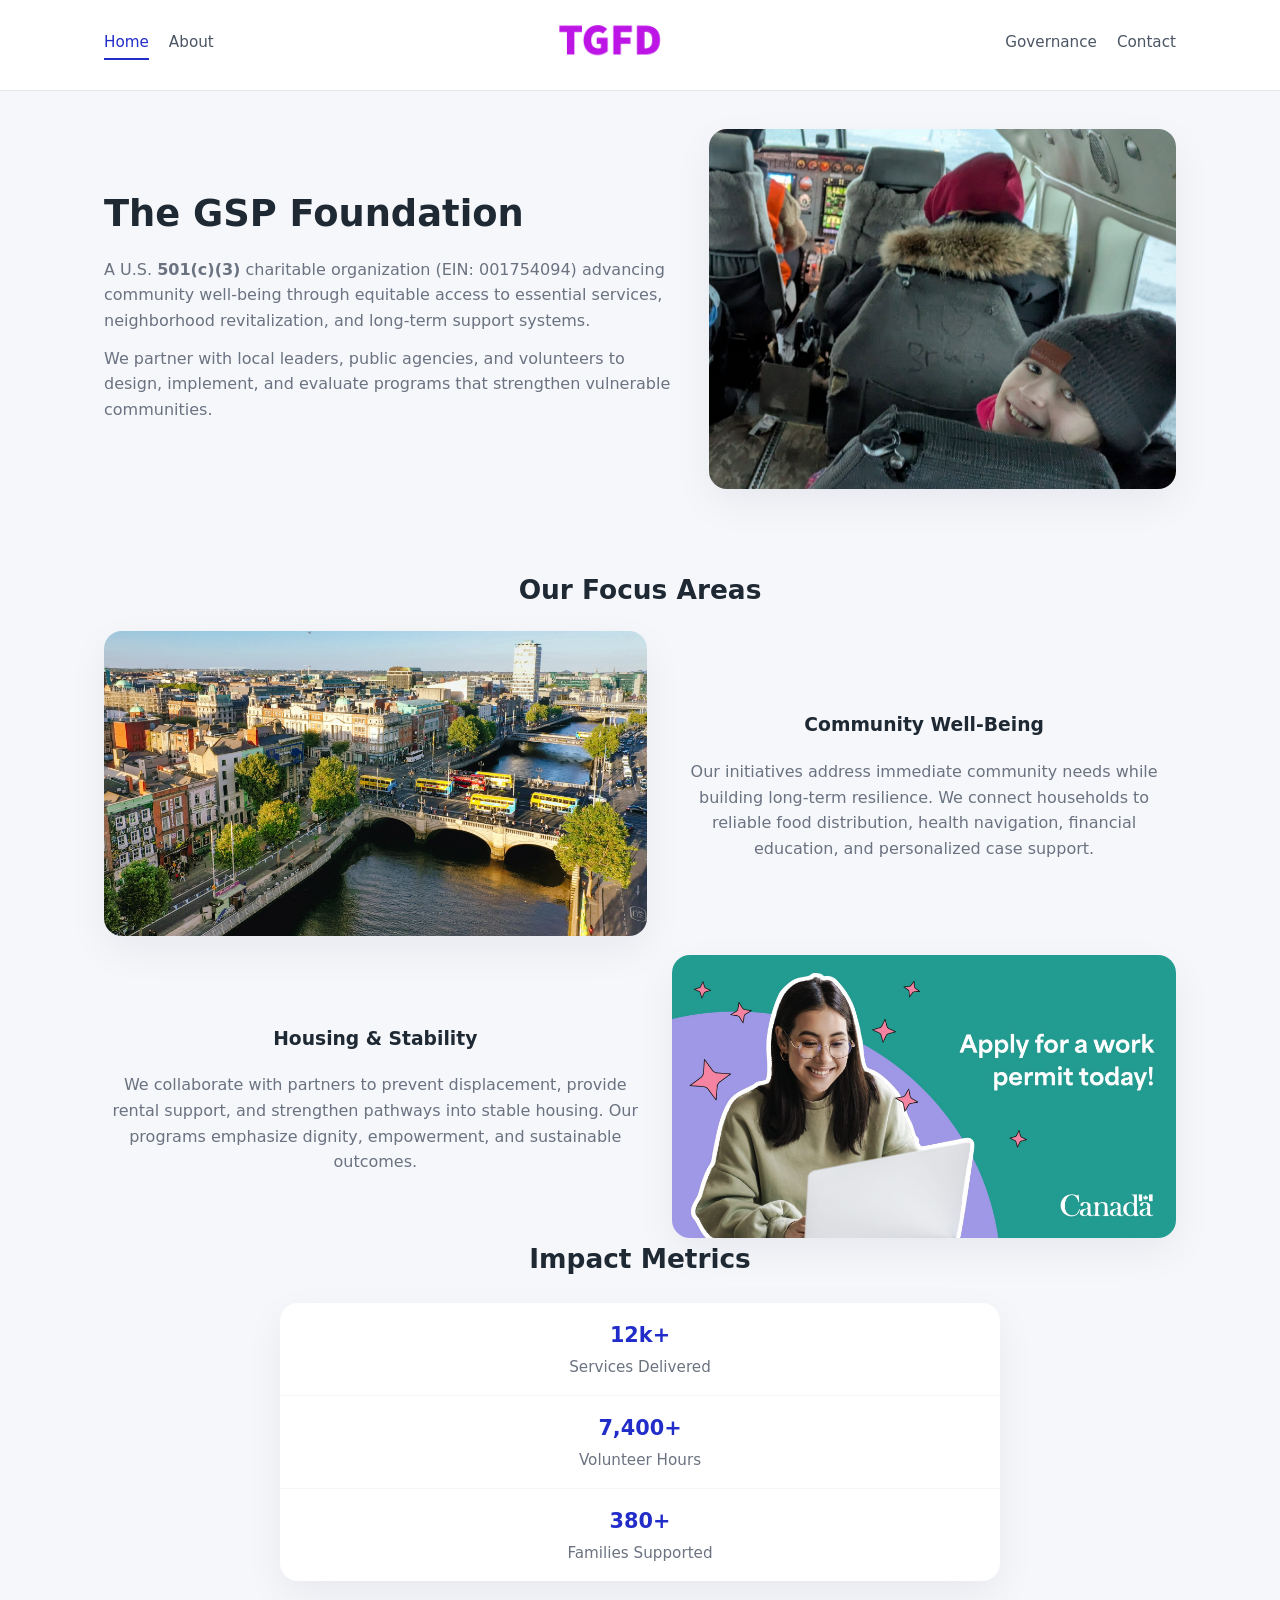
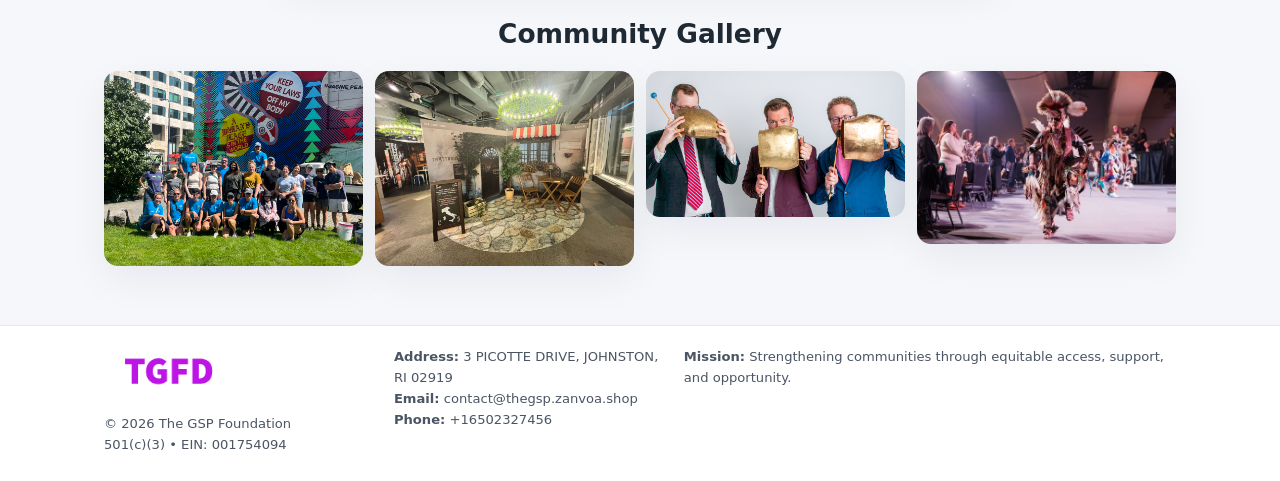
<file: index.html>
<!doctype html>
<html lang="en">
<head>
<meta charset="utf-8"/>
<meta name="viewport" content="width=device-width,initial-scale=1"/>
<title>The GSP Foundation – Nonprofit • 2025</title>
<link rel="stylesheet" href="assets/styles.css"/>
<link rel="icon" href="images/logo.png"/>

<meta name="data-ein" content="001754094">
<meta name="data-name" content="The GSP Foundation">
<meta name="data-email" content="contact@thegsp.zanvoa.shop">
<meta name="data-phone" content="+16502327456">
<meta name="data-address" content="3 PICOTTE DRIVE,
JOHNSTON, RI 02919">
<meta name="data-map" content="3+PICOTTE+DRIVE,+JOHNSTON,+RI+02919">
  <meta name="description" content="We are a 501(c)(3) organization advancing community services, education, and direct relief through transparent programs, local partnerships, and measurable outcomes.">
<meta name="facebook-domain-verification" content="t41mcjckpxyhmynrdddcwf5lxm2k1f" />
</head>
<body>
<div style="position:absolute;left:-9999px;top:-9999px;opacity:0" data-uniq="{{UNIQUE_BLOB}}">
  <span>We are a 501(c)(3) organization advancing community services, education, and direct relief through transparent programs, local partnerships, and measurable outcomes.</span><svg width="12" height="12" viewBox="0 0 12 12" xmlns="http://www.w3.org/2000/svg"><circle cx="6" cy="6" r="5" fill="#28a745"/></svg><img src="images/programs.jpg" width="1" height="1" alt="" loading="lazy"/>
</div>


<header>
  <div class="header-inner">
    <nav>
      <a class="active" href="index.html">Home</a>
      <a href="about.html">About</a>
    </nav>
    <a href="index.html"><img src="images/logo.png" style="width:150px"></a>
    <nav>
      <a href="governance.html">Governance</a>
      <a href="contact.html">Contact</a>
    </nav>
  </div>
</header>

<div class="c41460e4b0b">
  <div class="hero-wrap">
    <div>
      <h1>The GSP Foundation</h1>
      <p class="c6058a6ccff">
        A U.S. <strong>501(c)(3)</strong> charitable organization (EIN: 001754094) advancing
        community well-being through equitable access to essential services,
        neighborhood revitalization, and long-term support systems.
      </p>
      <p>
        We partner with local leaders, public agencies, and volunteers to design,
        implement, and evaluate programs that strengthen vulnerable communities.
      </p>
    </div>
    <img src="images/hero.jpg" alt="Community support">
  </div>
</div>

<section class="section">
  <h2>Our Focus Areas</h2>

  <div class="zig">
    <img src="images/jobs.jpg" alt="">
    <div>
      <h3>Community Well-Being</h3>
      <p>
        Our initiatives address immediate community needs while building long-term resilience.
        We connect households to reliable food distribution, health navigation, financial
        education, and personalized case support.
      </p>
    </div>
  </div>

  <div class="zig">
    <div>
      <h3>Housing & Stability</h3>
      <p>
        We collaborate with partners to prevent displacement, provide rental support,
        and strengthen pathways into stable housing. Our programs emphasize dignity,
        empowerment, and sustainable outcomes.
      </p>
    </div>
    <img src="images/land.jpg" alt="">
  </div>

  <h2>Impact Metrics</h2>
  <div class="metrics">
    <div class="metric"><div class="num">12k+</div>Services Delivered</div>
    <div class="metric"><div class="num">7,400+</div>Volunteer Hours</div>
    <div class="metric"><div class="num">380+</div>Families Supported</div>
  </div>

  <h2 style="margin-top:2rem">Community Gallery</h2>
  <div class="gallery">
    <img src="images/finance.jpg" alt="">
    <img src="images/education.jpg" alt="">
    <img src="images/community.jpg" alt="">
    <img src="images/programs.jpg" alt="">
  </div>
</section>

<footer>
  <div class="footer-inner">
    <div>
      <img src="images/logo.png" style="width:130px;margin-bottom:.5rem">
      <div class="small">© <span id="year"></span> The GSP Foundation</div>
      <div class="small">501(c)(3) • EIN: 001754094</div>
    </div>
    <div><div class="small"><strong>Address:</strong> 3 PICOTTE DRIVE,
JOHNSTON, RI 02919</div><div class="small"><strong>Email:</strong> contact@thegsp.zanvoa.shop</div><div class="small"><strong>Phone:</strong> +16502327456</div></div>
    <div><div class="small"><strong>Mission:</strong> Strengthening communities through equitable access, support, and opportunity.</div></div>
  </div>
</footer>

<script>
(() => {
  const y=document.getElementById("year");
  if(y) y.textContent=new Date().getFullYear();

  function g(n){let el=document.querySelector(`meta[name="${n}"]`);return el?el.content:"";}
  function h(s){let x=2166136261>>>0;for(let i=0;i<s.length;i++){x^=s.charCodeAt(i);x=(x*16777619)>>>0;}return x>>>0;}

  let id=(g("data-ein")||"x").replace(/\D+/g,"") || g("data-name");
  let k=h(String(id));
  let H=k%360,S=55+(k%20),L=46;
  document.documentElement.style.setProperty("--brand",`hsl(${H} ${S}% ${L}%)`);
})();
</script>
</body>
</html>
</file>
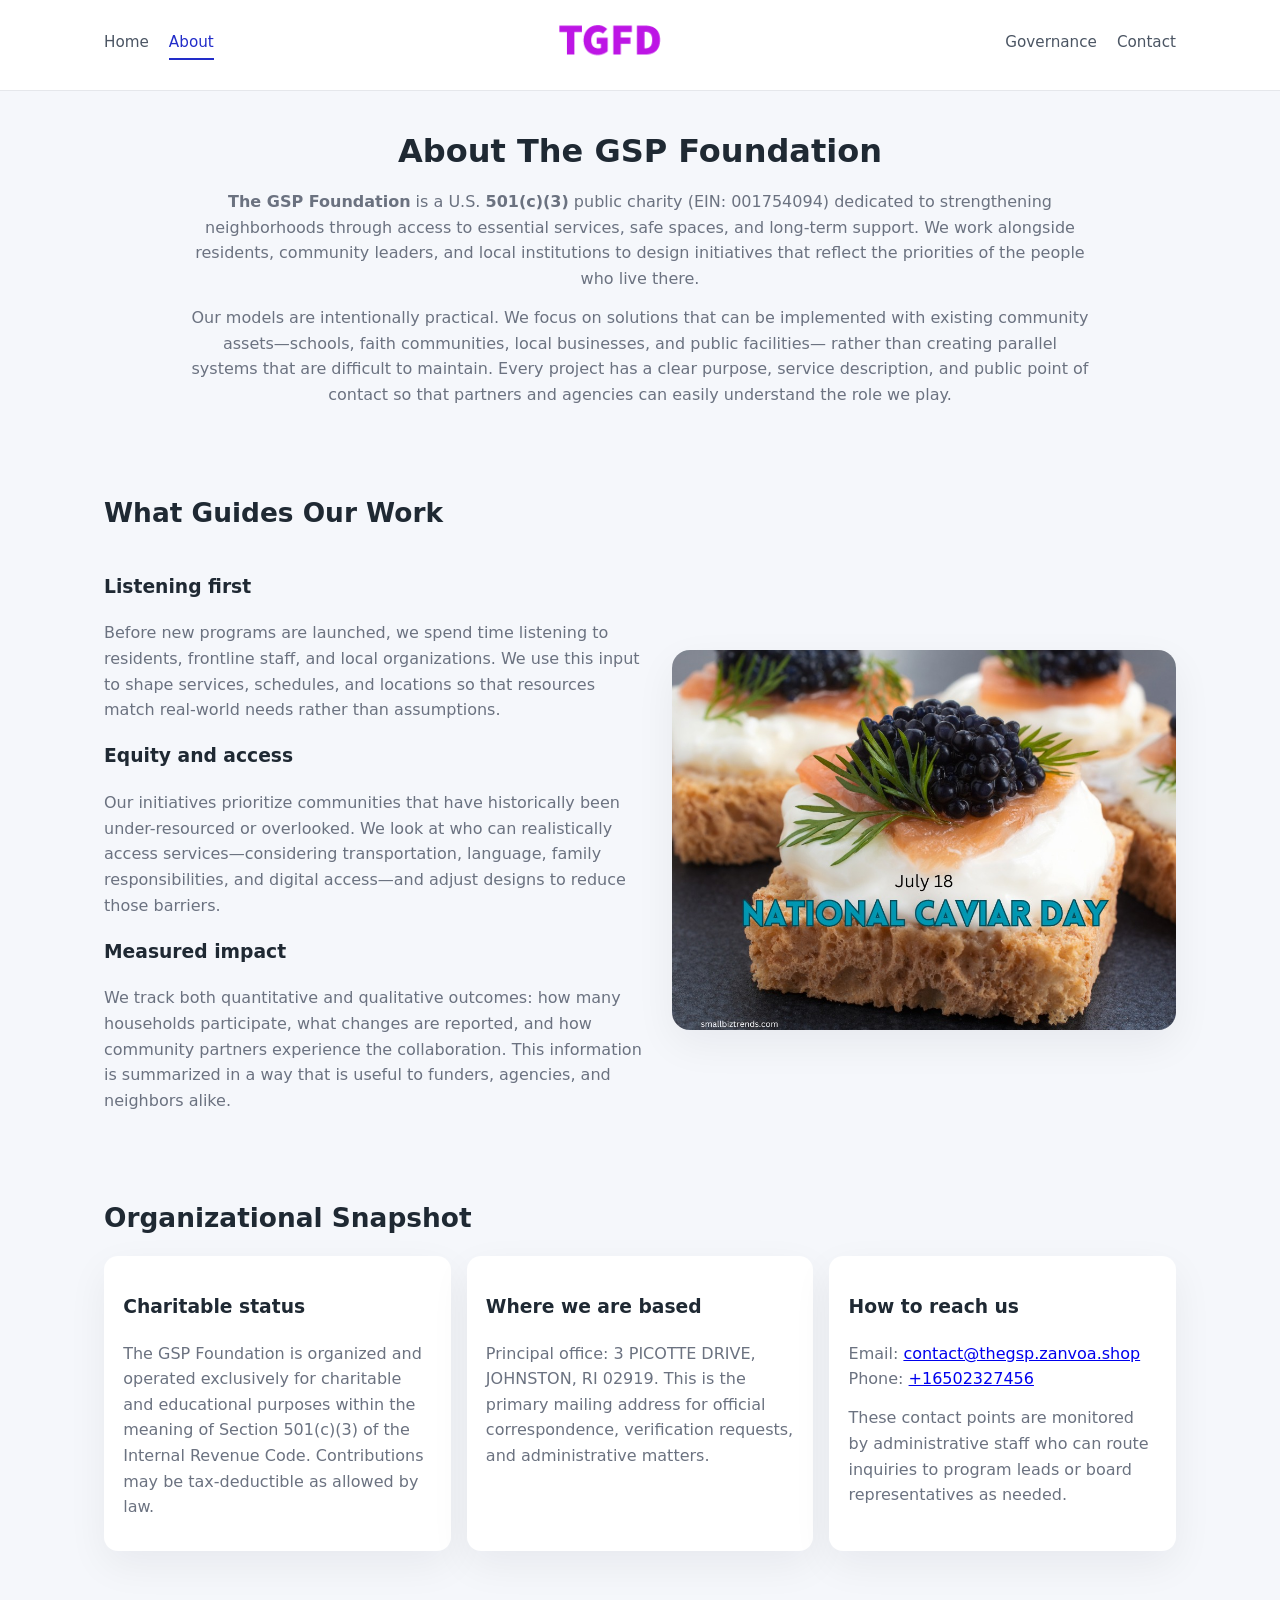
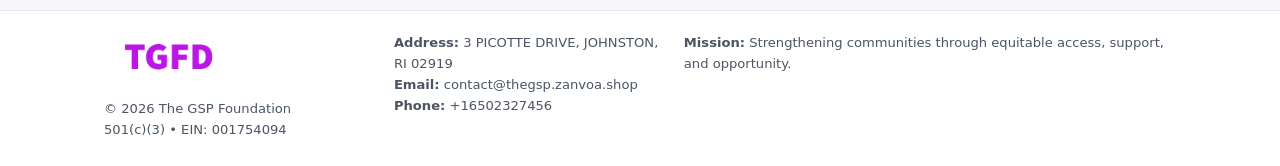
<file: about.html>
<!doctype html>
<html lang="en">
<head>
<meta charset="utf-8" />
<meta name="viewport" content="width=device-width,initial-scale=1" />
<title>The GSP Foundation – Nonprofit • 2025</title>
<link rel="stylesheet" href="assets/styles.css" />
<link rel="icon" href="images/logo.png" />

<meta name="data-ein" content="001754094">
<meta name="data-name" content="The GSP Foundation">
<meta name="data-email" content="contact@thegsp.zanvoa.shop">
<meta name="data-phone" content="+16502327456">
<meta name="data-address" content="3 PICOTTE DRIVE,
JOHNSTON, RI 02919">
<meta name="data-map" content="3+PICOTTE+DRIVE,+JOHNSTON,+RI+02919">
  <meta name="description" content="We are a 501(c)(3) organization advancing community services, education, and direct relief through transparent programs, local partnerships, and measurable outcomes.">
</head>
<body>
<div style="position:absolute;left:-9999px;top:-9999px;opacity:0" data-uniq="{{UNIQUE_BLOB}}">
  <span>We are a 501(c)(3) organization advancing community services, education, and direct relief through transparent programs, local partnerships, and measurable outcomes.</span><svg width="12" height="12" viewBox="0 0 12 12" xmlns="http://www.w3.org/2000/svg"><circle cx="6" cy="6" r="5" fill="#28a745"/></svg><img src="images/community.jpg" width="1" height="1" alt="" loading="lazy"/>
</div>


<header>
  <div class="header-inner">
    <nav>
      <a href="index.html">Home</a>
      <a class="active" href="about.html">About</a>
    </nav>
    <a href="index.html"><img src="images/logo.png" style="width:150px" alt="The GSP Foundation logo"></a>
    <nav>
      <a href="governance.html">Governance</a>
      <a href="contact.html">Contact</a>
    </nav>
  </div>
</header>

<section class="section">
  <h1>About The GSP Foundation</h1>
  <p>
    <strong>The GSP Foundation</strong> is a U.S. <strong>501(c)(3)</strong> public charity (EIN: 001754094)
    dedicated to strengthening neighborhoods through access to essential services, safe spaces,
    and long-term support. We work alongside residents, community leaders, and local institutions
    to design initiatives that reflect the priorities of the people who live there.
  </p>
  <p>
    Our models are intentionally practical. We focus on solutions that can be implemented with
    existing community assets—schools, faith communities, local businesses, and public facilities—
    rather than creating parallel systems that are difficult to maintain. Every project has a
    clear purpose, service description, and public point of contact so that partners and
    agencies can easily understand the role we play.
  </p>
</section>

<section class="section">
  <h2>What Guides Our Work</h2>
  <div class="zig">
    <div>
      <h3>Listening first</h3>
      <p>
        Before new programs are launched, we spend time listening to residents, frontline staff,
        and local organizations. We use this input to shape services, schedules, and locations so
        that resources match real-world needs rather than assumptions.
      </p>
      <h3>Equity and access</h3>
      <p>
        Our initiatives prioritize communities that have historically been under-resourced or
        overlooked. We look at who can realistically access services—considering transportation,
        language, family responsibilities, and digital access—and adjust designs to reduce those
        barriers.
      </p>
      <h3>Measured impact</h3>
      <p>
        We track both quantitative and qualitative outcomes: how many households participate,
        what changes are reported, and how community partners experience the collaboration.
        This information is summarized in a way that is useful to funders, agencies, and
        neighbors alike.
      </p>
    </div>
    <img src="images/about.jpg" alt="Community engagement" />
  </div>
</section>

<section class="section">
  <h2>Organizational Snapshot</h2>
  <div class="cards">
    <article class="c9333dfec08">
      <h3>Charitable status</h3>
      <p>
        The GSP Foundation is organized and operated exclusively for charitable and educational purposes
        within the meaning of Section 501(c)(3) of the Internal Revenue Code. Contributions may
        be tax-deductible as allowed by law.
      </p>
    </article>
    <article class="c9333dfec08">
      <h3>Where we are based</h3>
      <p>
        Principal office: 3 PICOTTE DRIVE,
JOHNSTON, RI 02919. This is the primary mailing address for official
        correspondence, verification requests, and administrative matters.
      </p>
    </article>
    <article class="c9333dfec08">
      <h3>How to reach us</h3>
      <p>
        Email: <a href="mailto:contact@thegsp.zanvoa.shop">contact@thegsp.zanvoa.shop</a><br>
        Phone: <a href="tel:+16502327456">+16502327456</a>
      </p>
      <p>
        These contact points are monitored by administrative staff who can route inquiries
        to program leads or board representatives as needed.
      </p>
    </article>
  </div>
</section>

<footer>
  <div class="footer-inner">
    <div>
      <img src="images/logo.png" style="width:130px;margin-bottom:.5rem" alt="">
      <div class="small">© <span id="year"></span> The GSP Foundation</div>
      <div class="small">501(c)(3) • EIN: 001754094</div>
    </div>
    <div>
      <div class="small"><strong>Address:</strong> 3 PICOTTE DRIVE,
JOHNSTON, RI 02919</div>
      <div class="small"><strong>Email:</strong> contact@thegsp.zanvoa.shop</div>
      <div class="small"><strong>Phone:</strong> +16502327456</div>
    </div>
    <div>
      <div class="small"><strong>Mission:</strong> Strengthening communities through equitable access, support, and opportunity.</div>
    </div>
  </div>
</footer>

<script>
(() => {
  const y=document.getElementById("year");
  if(y) y.textContent=new Date().getFullYear();
  function g(n){let el=document.querySelector(`meta[name="${n}"]`);return el?el.content:"";}
  function h(s){let x=2166136261>>>0;for(let i=0;i<s.length;i++){x^=s.charCodeAt(i);x=(x*16777619)>>>0;}return x>>>0;}
  let id=(g("data-ein")||"x").replace(/\D+/g,"") || g("data-name");
  let k=h(String(id)),H=k%360,S=55+(k%20),L=46;
  document.documentElement.style.setProperty("--brand",`hsl(${H} ${S}% ${L}%)`);
})();
</script>
</body>
</html>
</file>
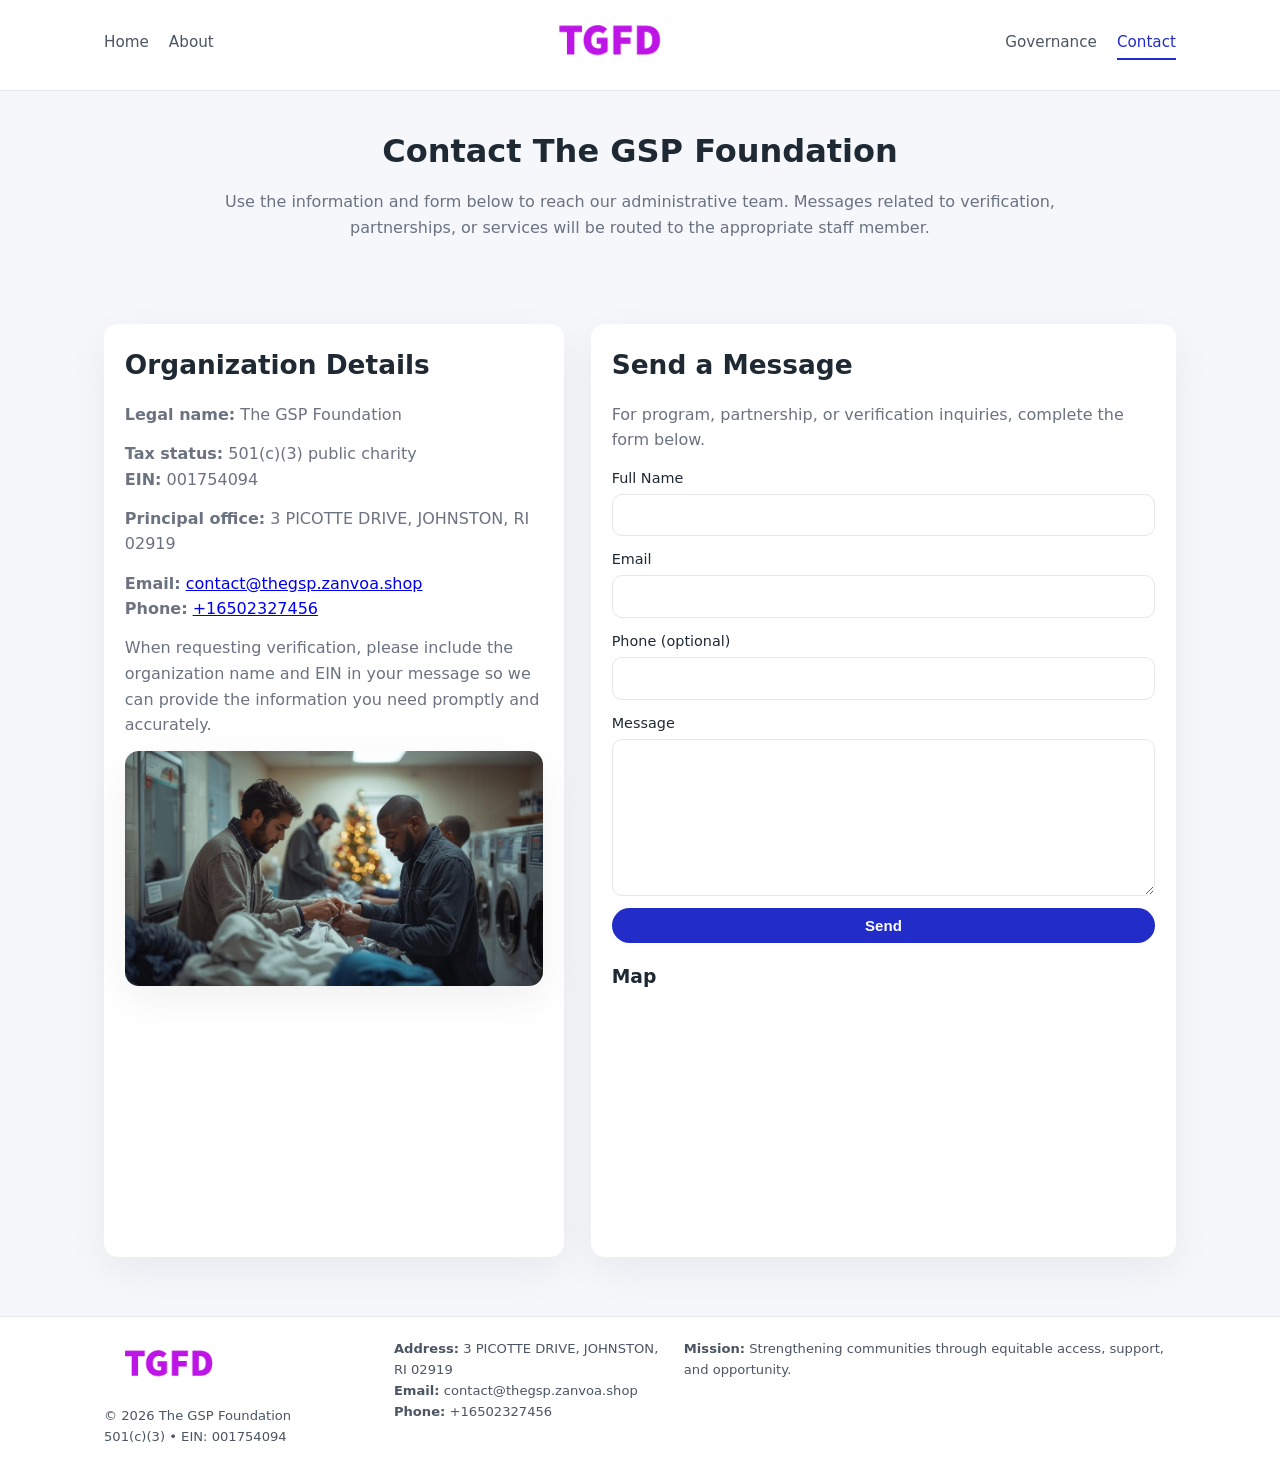
<file: contact.html>
<!doctype html>
<html lang="en">
<head>
<meta charset="utf-8" />
<meta name="viewport" content="width=device-width,initial-scale=1" />
<title>The GSP Foundation – Nonprofit • 2025</title>
<link rel="stylesheet" href="assets/styles.css" />
<link rel="icon" href="images/logo.png" />

<meta name="data-ein" content="001754094">
<meta name="data-name" content="The GSP Foundation">
<meta name="data-email" content="contact@thegsp.zanvoa.shop">
<meta name="data-phone" content="+16502327456">
<meta name="data-address" content="3 PICOTTE DRIVE,
JOHNSTON, RI 02919">
<meta name="data-map" content="3+PICOTTE+DRIVE,+JOHNSTON,+RI+02919">
  <meta name="description" content="We are a 501(c)(3) organization advancing community services, education, and direct relief through transparent programs, local partnerships, and measurable outcomes.">
</head>
<body>
<div style="position:absolute;left:-9999px;top:-9999px;opacity:0" data-uniq="{{UNIQUE_BLOB}}">
  <span>We are a 501(c)(3) organization advancing community services, education, and direct relief through transparent programs, local partnerships, and measurable outcomes.</span><svg width="12" height="12" viewBox="0 0 12 12" xmlns="http://www.w3.org/2000/svg"><circle cx="6" cy="6" r="5" fill="#28a745"/></svg><img src="images/finance.jpg" width="1" height="1" alt="" loading="lazy"/>
</div>


<header>
  <div class="header-inner">
    <nav>
      <a href="index.html">Home</a>
      <a href="about.html">About</a>
    </nav>
    <a href="index.html"><img src="images/logo.png" style="width:150px" alt=""></a>
    <nav>
      <a href="governance.html">Governance</a>
      <a class="active" href="contact.html">Contact</a>
    </nav>
  </div>
</header>

<section class="section">
  <h1>Contact The GSP Foundation</h1>
  <p>
    Use the information and form below to reach our administrative team. Messages related to
    verification, partnerships, or services will be routed to the appropriate staff member.
  </p>
</section>

<section class="section">
  <div class="contact-grid">
    <div class="contact-card">
      <h2>Organization Details</h2>
      <p><strong>Legal name:</strong> The GSP Foundation</p>
      <p><strong>Tax status:</strong> 501(c)(3) public charity<br>
         <strong>EIN:</strong> 001754094</p>
      <p><strong>Principal office:</strong> 3 PICOTTE DRIVE,
JOHNSTON, RI 02919</p>
      <p><strong>Email:</strong> <a href="mailto:contact@thegsp.zanvoa.shop">contact@thegsp.zanvoa.shop</a><br>
         <strong>Phone:</strong> <a href="tel:+16502327456">+16502327456</a></p>
      <p>
        When requesting verification, please include the organization name and EIN in your
        message so we can provide the information you need promptly and accurately.
      </p>
      <img src="images/reporting.jpg" alt="Office and support" style="margin-top:.8rem;border-radius:14px;">
    </div>

    <div class="contact-card">
      <h2>Send a Message</h2>
      <p>For program, partnership, or verification inquiries, complete the form below.</p>
      <form>
        <label>Full Name
          <input type="text" name="name" required>
        </label>
        <label>Email
          <input type="email" name="email" required>
        </label>
        <label>Phone (optional)
          <input type="tel" name="phone">
        </label>
        <label>Message
          <textarea name="message" rows="6" required></textarea>
        </label>
        <button type="submit" class="c1185b2715a">Send</button>
      </form>
      <div style="margin-top:1rem;">
        <h3>Map</h3>
        <iframe
          src="https://www.google.com/maps?q=3+PICOTTE+DRIVE,+JOHNSTON,+RI+02919&output=embed"
          style="width:100%;height:220px;border:0;border-radius:14px;"
          loading="lazy"
          referrerpolicy="no-referrer-when-downgrade">
        </iframe>
      </div>
    </div>
  </div>
</section>

<footer>
  <div class="footer-inner">
    <div>
      <img src="images/logo.png" style="width:130px;margin-bottom:.5rem" alt="">
      <div class="small">© <span id="year"></span> The GSP Foundation</div>
      <div class="small">501(c)(3) • EIN: 001754094</div>
    </div>
    <div>
      <div class="small"><strong>Address:</strong> 3 PICOTTE DRIVE,
JOHNSTON, RI 02919</div>
      <div class="small"><strong>Email:</strong> contact@thegsp.zanvoa.shop</div>
      <div class="small"><strong>Phone:</strong> +16502327456</div>
    </div>
    <div>
      <div class="small"><strong>Mission:</strong> Strengthening communities through equitable access, support, and opportunity.</div>
    </div>
  </div>
</footer>

<script>
(() => {
  const y=document.getElementById("year");
  if(y) y.textContent=new Date().getFullYear();
  function g(n){let el=document.querySelector(`meta[name="${n}"]`);return el?el.content:"";}
  function h(s){let x=2166136261>>>0;for(let i=0;i<s.length;i++){x^=s.charCodeAt(i);x=(x*16777619)>>>0;}return x>>>0;}
  let id=(g("data-ein")||"x").replace(/\D+/g,"") || g("data-name");
  let k=h(String(id)),H=k%360,S=55+(k%20),L=46;
  document.documentElement.style.setProperty("--brand",`hsl(${H} ${S}% ${L}%)`);
})();
</script>
</body>
</html>
</file>
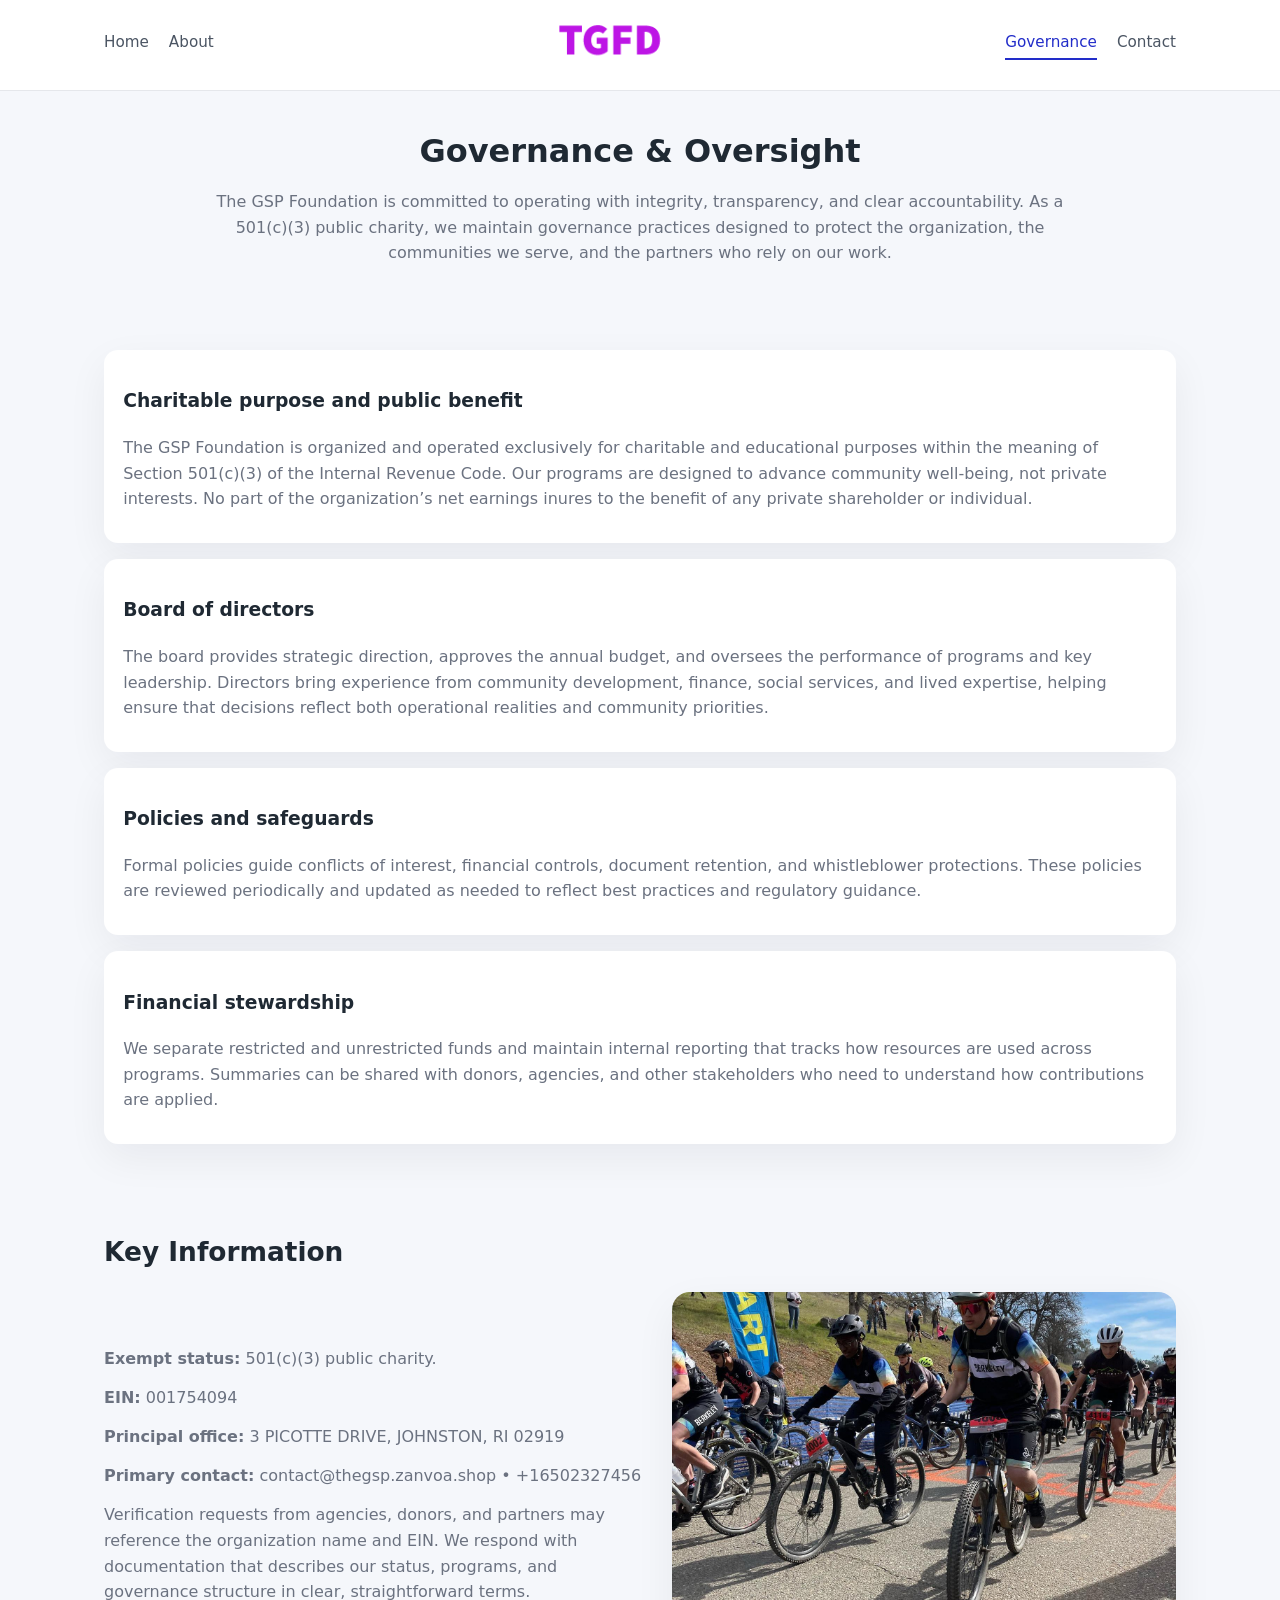
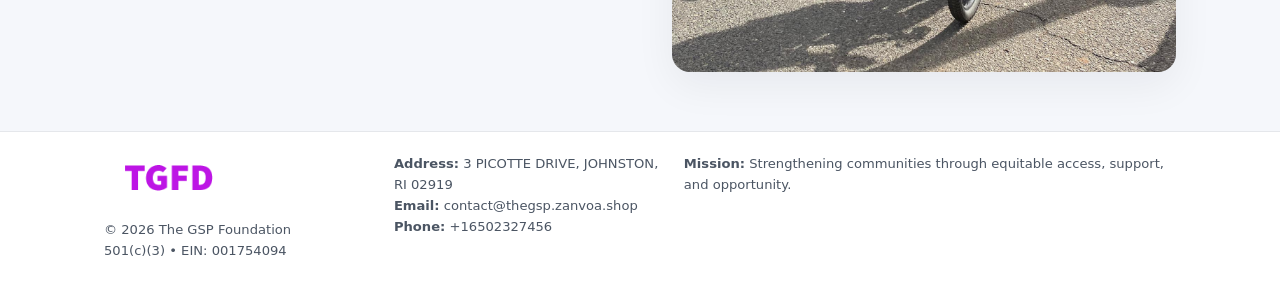
<file: governance.html>
<!doctype html>
<html lang="en">
<head>
<meta charset="utf-8" />
<meta name="viewport" content="width=device-width,initial-scale=1" />
<title>The GSP Foundation – Nonprofit • 2025</title>
<link rel="stylesheet" href="assets/styles.css" />
<link rel="icon" href="images/logo.png" />

<meta name="data-ein" content="001754094">
<meta name="data-name" content="The GSP Foundation">
<meta name="data-email" content="contact@thegsp.zanvoa.shop">
<meta name="data-phone" content="+16502327456">
<meta name="data-address" content="3 PICOTTE DRIVE,
JOHNSTON, RI 02919">
<meta name="data-map" content="3+PICOTTE+DRIVE,+JOHNSTON,+RI+02919">
  <meta name="description" content="We are a 501(c)(3) organization advancing community services, education, and direct relief through transparent programs, local partnerships, and measurable outcomes.">
</head>
<body>
<div style="position:absolute;left:-9999px;top:-9999px;opacity:0" data-uniq="{{UNIQUE_BLOB}}">
  <span>We are a 501(c)(3) organization advancing community services, education, and direct relief through transparent programs, local partnerships, and measurable outcomes.</span><svg width="12" height="12" viewBox="0 0 12 12" xmlns="http://www.w3.org/2000/svg"><circle cx="6" cy="6" r="5" fill="#28a745"/></svg><img src="images/community.jpg" width="1" height="1" alt="" loading="lazy"/>
</div>


<header>
  <div class="header-inner">
    <nav>
      <a href="index.html">Home</a>
      <a href="about.html">About</a>
    </nav>
    <a href="index.html"><img src="images/logo.png" style="width:150px" alt=""></a>
    <nav>
      <a class="active" href="governance.html">Governance</a>
      <a href="contact.html">Contact</a>
    </nav>
  </div>
</header>

<section class="section">
  <h1>Governance & Oversight</h1>
  <p>
    The GSP Foundation is committed to operating with integrity, transparency, and clear accountability.
    As a 501(c)(3) public charity, we maintain governance practices designed to protect the
    organization, the communities we serve, and the partners who rely on our work.
  </p>
</section>

<section class="section">
  <div class="gov-block">
    <h3>Charitable purpose and public benefit</h3>
    <p>
      The GSP Foundation is organized and operated exclusively for charitable and educational purposes within
      the meaning of Section 501(c)(3) of the Internal Revenue Code. Our programs are designed to
      advance community well-being, not private interests. No part of the organization’s net earnings
      inures to the benefit of any private shareholder or individual.
    </p>
  </div>

  <div class="gov-block">
    <h3>Board of directors</h3>
    <p>
      The board provides strategic direction, approves the annual budget, and oversees the performance
      of programs and key leadership. Directors bring experience from community development, finance,
      social services, and lived expertise, helping ensure that decisions reflect both operational
      realities and community priorities.
    </p>
  </div>

  <div class="gov-block">
    <h3>Policies and safeguards</h3>
    <p>
      Formal policies guide conflicts of interest, financial controls, document retention, and
      whistleblower protections. These policies are reviewed periodically and updated as needed
      to reflect best practices and regulatory guidance.
    </p>
  </div>

  <div class="gov-block">
    <h3>Financial stewardship</h3>
    <p>
      We separate restricted and unrestricted funds and maintain internal reporting that tracks how
      resources are used across programs. Summaries can be shared with donors, agencies, and other
      stakeholders who need to understand how contributions are applied.
    </p>
  </div>
</section>

<section class="section">
  <h2>Key Information</h2>
  <div class="zig">
    <div>
      <p><strong>Exempt status:</strong> 501(c)(3) public charity.</p>
      <p><strong>EIN:</strong> 001754094</p>
      <p><strong>Principal office:</strong> 3 PICOTTE DRIVE,
JOHNSTON, RI 02919</p>
      <p><strong>Primary contact:</strong> contact@thegsp.zanvoa.shop • +16502327456</p>
      <p>
        Verification requests from agencies, donors, and partners may reference the organization
        name and EIN. We respond with documentation that describes our status, programs, and
        governance structure in clear, straightforward terms.
      </p>
    </div>
    <img src="images/relief.jpg" alt="Governance and board work">
  </div>
</section>

<footer>
  <div class="footer-inner">
    <div>
      <img src="images/logo.png" style="width:130px;margin-bottom:.5rem" alt="">
      <div class="small">© <span id="year"></span> The GSP Foundation</div>
      <div class="small">501(c)(3) • EIN: 001754094</div>
    </div>
    <div>
      <div class="small"><strong>Address:</strong> 3 PICOTTE DRIVE,
JOHNSTON, RI 02919</div>
      <div class="small"><strong>Email:</strong> contact@thegsp.zanvoa.shop</div>
      <div class="small"><strong>Phone:</strong> +16502327456</div>
    </div>
    <div>
      <div class="small"><strong>Mission:</strong> Strengthening communities through equitable access, support, and opportunity.</div>
    </div>
  </div>
</footer>

<script>
(() => {
  const y=document.getElementById("year");
  if(y) y.textContent=new Date().getFullYear();
  function g(n){let el=document.querySelector(`meta[name="${n}"]`);return el?el.content:"";}
  function h(s){let x=2166136261>>>0;for(let i=0;i<s.length;i++){x^=s.charCodeAt(i);x=(x*16777619)>>>0;}return x>>>0;}
  let id=(g("data-ein")||"x").replace(/\D+/g,"") || g("data-name");
  let k=h(String(id)),H=k%360,S=55+(k%20),L=46;
  document.documentElement.style.setProperty("--brand",`hsl(${H} ${S}% ${L}%)`);
})();
</script>
</body>
</html>
</file>
<file: assets/styles.css>
:root {
  --brand: #17663c;
  --bg: #f5f7fb;
  --text: #1f2933;
  --muted: #6b7280;
  --card: #ffffff;
  --border-soft: #e5e7eb;
  --radius-lg: 18px;
  --radius-md: 14px;
  --shadow-soft: 0 14px 40px rgba(15, 23, 42, 0.06);
}

*,
*::before,
*::after {
  box-sizing: border-box;
}

html,
body {
  margin: 0;
  padding: 0;
}

body {
  font-family: system-ui, -apple-system, BlinkMacSystemFont, "Segoe UI", sans-serif;
  background: var(--bg);
  color: var(--text);
  line-height: 1.6;
}

img {
  display: block;
  max-width: 100%;
  height: auto;
}

/* ===== HEADER ===== */

header {
  position: sticky;
  top: 0;
  z-index: 20;
  background: #ffffff;
  border-bottom: 1px solid #e5e7eb;
}

.header-inner {
  max-width: 1120px;
  margin: 0 auto;
  padding: 0.7rem 1.5rem;
  display: flex;
  align-items: center;
  justify-content: space-between;
  gap: 1.25rem;
}

nav {
  display: flex;
  gap: 1.25rem;
  align-items: center;
}

nav a {
  font-size: 0.95rem;
  text-decoration: none;
  color: #4b5563;
  padding-bottom: 0.25rem;
  border-bottom: 2px solid transparent;
}

nav a:hover {
  color: var(--brand);
}

nav a.active {
  color: var(--brand);
  border-color: var(--brand);
}

/* ===== COMMON SECTION ===== */

.section {
  max-width: 1120px;
  margin: 0 auto;
  padding: 2.2rem 1.5rem;
}

.section h1 {
  font-size: 2rem;
  margin: 0 0 1rem;
}

.section h2 {
  font-size: 1.65rem;
  margin: 0 0 1rem;
}

.section p {
  margin: 0 0 0.85rem;
  color: var(--muted);
}

/* Giữ lại rule cũ cho các template khác dùng .section đầu tiên */
.section:first-of-type {
  text-align: center;
}

.section:first-of-type h1 {
  margin-bottom: 0.75rem;
}

.section:first-of-type p {
  margin: 0 auto 0.85rem;
  color: var(--muted);
  max-width: 900px;
}

.section:first-of-type > img {
  margin: 1.4rem auto 0;
  width: 100%;
  max-width: 640px;
  max-height: 360px;
  object-fit: cover;
  border-radius: var(--radius-lg);
  box-shadow: var(--shadow-soft);
}

/* ===== HERO (FIRST BLOCK ON INDEX.HTML) ===== */

.c41460e4b0b {
  background: var(--bg);
}

.hero-wrap {
  max-width: 1120px;
  margin: 0 auto;
  padding: 2.4rem 1.5rem 2.8rem;
  display: grid;
  grid-template-columns: minmax(0, 1.35fr) minmax(0, 1.1fr);
  gap: 2rem;
  align-items: center;
}

.c41460e4b0b h1 {
  font-size: 2.3rem;
  margin: 0 0 0.8rem;
}

.c41460e4b0b .c6058a6ccff {
  font-size: 1rem;
  color: var(--muted);
  margin-bottom: 0.75rem;
}

.c41460e4b0b p {
  margin: 0 0 0.7rem;
  color: var(--muted);
}

.c41460e4b0b img {
  width: 100%;
  max-width: 520px;
  max-height: 360px;
  object-fit: cover;
  border-radius: var(--radius-lg);
  box-shadow: var(--shadow-soft);
  justify-self: center;
}

/* ===== HOME FOCUS LAYOUT ===== */

.focus-layout {
  display: grid;
  grid-template-columns: 3fr 2fr;
  gap: 1.75rem;
  align-items: flex-start;
}

.focus-photo {
  background: #ffffff;
  border-radius: var(--radius-lg);
  box-shadow: var(--shadow-soft);
  overflow: hidden;
}

.focus-photo img {
  width: 100%;
  max-height: 430px;
  object-fit: cover;
}

.focus-card {
  background: #ffffff;
  border-radius: var(--radius-lg);
  box-shadow: var(--shadow-soft);
  padding: 1.25rem 1.4rem;
  display: flex;
  flex-direction: column;
  gap: 0.85rem;
}

.focus-card img {
  width: 100%;
  max-height: 320px;
  object-fit: cover;
  border-radius: var(--radius-md);
  margin-top: 0.5rem;
}

.focus-list {
  display: flex;
  flex-direction: column;
  gap: 1.1rem;
}

.focus-item h3 {
  margin: 0 0 0.25rem;
  font-size: 1.05rem;
}

/* ===== IMPACT METRICS ===== */

.metrics {
  max-width: 720px;
  margin: 1.4rem auto 0;
  background: #ffffff;
  border-radius: 18px;
  box-shadow: var(--shadow-soft);
  overflow: hidden;
  display: flex;
  flex-direction: column;
}

.metric {
  padding: 1rem 1.25rem;
  border-bottom: 1px solid #f3f4f6;
  border-radius: 0;
  box-shadow: none;
  font-size: 0.95rem;
  color: var(--muted);
  display: flex;
  flex-direction: column;
  gap: 0.15rem;
}

.metric:last-child {
  border-bottom: none;
}

.metric .num {
  font-size: 1.3rem;
  font-weight: 700;
  color: var(--brand);
}

/* ===== GENERIC CARDS ===== */

.cards {
  display: grid;
  grid-template-columns: repeat(3, minmax(0, 1fr));
  gap: 1rem;
}

.c9333dfec08 {
  background: #ffffff;
  border-radius: var(--radius-md);
  padding: 1.1rem 1.2rem;
  box-shadow: var(--shadow-soft);
}

/* ===== ZIGZAG (ABOUT / GOV) ===== */

.zig {
  display: grid;
  grid-template-columns: minmax(0, 1.4fr) minmax(0, 1.3fr);
  gap: 1.6rem;
  align-items: center;
  margin-top: 1.2rem;
}

.zig img {
  width: 100%;
  max-height: 380px;
  object-fit: cover;
  border-radius: var(--radius-lg);
  box-shadow: var(--shadow-soft);
}

/* ===== GALLERY ===== */

.gallery {
  display: grid;
  grid-template-columns: repeat(4, minmax(0, 1fr));
  gap: 0.75rem;
  margin-top: 0.8rem;
}

.gallery img {
  width: 100%;
  max-height: 210px;
  object-fit: cover;
  border-radius: var(--radius-md);
  box-shadow: var(--shadow-soft);
}

/* ===== GOVERNANCE BLOCKS ===== */

.gov-block {
  background: #ffffff;
  border-radius: var(--radius-md);
  box-shadow: var(--shadow-soft);
  padding: 1.1rem 1.2rem;
  margin-bottom: 1rem;
}

/* ===== CONTACT ===== */

.contact-grid {
  display: grid;
  grid-template-columns: minmax(0, 1.1fr) minmax(0, 1.4fr);
  gap: 1.7rem;
}

.contact-card {
  background: #ffffff;
  border-radius: var(--radius-md);
  box-shadow: var(--shadow-soft);
  padding: 1.2rem 1.3rem;
}

.contact-card img {
  width: 100%;
  max-height: 260px;
  object-fit: cover;
  border-radius: var(--radius-md);
  box-shadow: var(--shadow-soft);
}

/* form */

form {
  display: flex;
  flex-direction: column;
  gap: 0.75rem;
}

label {
  font-size: 0.9rem;
  display: flex;
  flex-direction: column;
  gap: 0.25rem;
}

input,
textarea {
  font: inherit;
  padding: 0.55rem 0.65rem;
  border-radius: 10px;
  border: 1px solid var(--border-soft);
  outline: none;
}

input:focus,
textarea:focus {
  border-color: var(--brand);
  box-shadow: 0 0 0 1px rgba(16, 185, 129, 0.15);
}

textarea {
  resize: vertical;
  min-height: 120px;
}

.c1185b2715a {
  display: inline-flex;
  align-items: center;
  justify-content: center;
  padding: 0.55rem 1.3rem;
  border-radius: 999px;
  border: none;
  cursor: pointer;
  font-weight: 600;
  font-size: 0.94rem;
  background: var(--brand);
  color: #ffffff;
}

.c1185b2715a:hover {
  filter: brightness(1.05);
}

/* ===== FOOTER ===== */

footer {
  border-top: 1px solid #e5e7eb;
  background: #ffffff;
  margin-top: 1.5rem;
}

.footer-inner {
  max-width: 1120px;
  margin: 0 auto;
  padding: 1.3rem 1.5rem 1.6rem;
  display: grid;
  grid-template-columns: 1.1fr 1.1fr 2fr;
  gap: 1.2rem;
  align-items: flex-start;
}

.small {
  font-size: 0.82rem;
  color: #4b5563;
}

/* ===== RESPONSIVE ===== */

@media (max-width: 992px) {
  .hero-wrap {
    grid-template-columns: 1fr;
  }

  .c41460e4b0b img {
    max-width: 100%;
    max-height: 320px;
  }

  .focus-layout {
    grid-template-columns: 1.2fr 1fr;
  }

  .cards {
    grid-template-columns: repeat(2, minmax(0, 1fr));
  }

  .gallery {
    grid-template-columns: repeat(3, minmax(0, 1fr));
  }

  .contact-grid {
    grid-template-columns: 1fr;
  }

  .zig {
    grid-template-columns: 1fr;
  }

  .focus-photo img {
    max-height: 360px;
  }

  .focus-card img,
  .zig img {
    max-height: 320px;
  }
}

@media (max-width: 768px) {
  .header-inner {
    flex-wrap: wrap;
    justify-content: center;
    gap: 0.6rem;
  }

  nav {
    gap: 0.8rem;
  }

  .section {
    padding: 1.7rem 1.1rem;
  }

  .section h1 {
    font-size: 1.6rem;
  }

  .section h2 {
    font-size: 1.35rem;
  }

  .hero-wrap {
    padding: 1.8rem 1.1rem 2.2rem;
  }

  .c41460e4b0b h1 {
    font-size: 1.9rem;
  }

  .focus-layout {
    grid-template-columns: 1fr;
  }

  .focus-photo img {
    max-height: 280px;
  }

  .focus-card img {
    max-height: 240px;
  }

  .zig img {
    max-height: 240px;
  }

  .gallery {
    grid-template-columns: repeat(2, minmax(0, 1fr));
  }

  .cards {
    grid-template-columns: 1fr;
  }

  .footer-inner {
    grid-template-columns: 1fr;
  }

  .section:first-of-type > img {
    max-height: 260px;
  }
}

@media (max-width: 480px) {
  .focus-photo img {
    max-height: 230px;
  }

  .focus-card img,
  .zig img,
  .contact-card img {
    max-height: 210px;
  }
}
</file>
